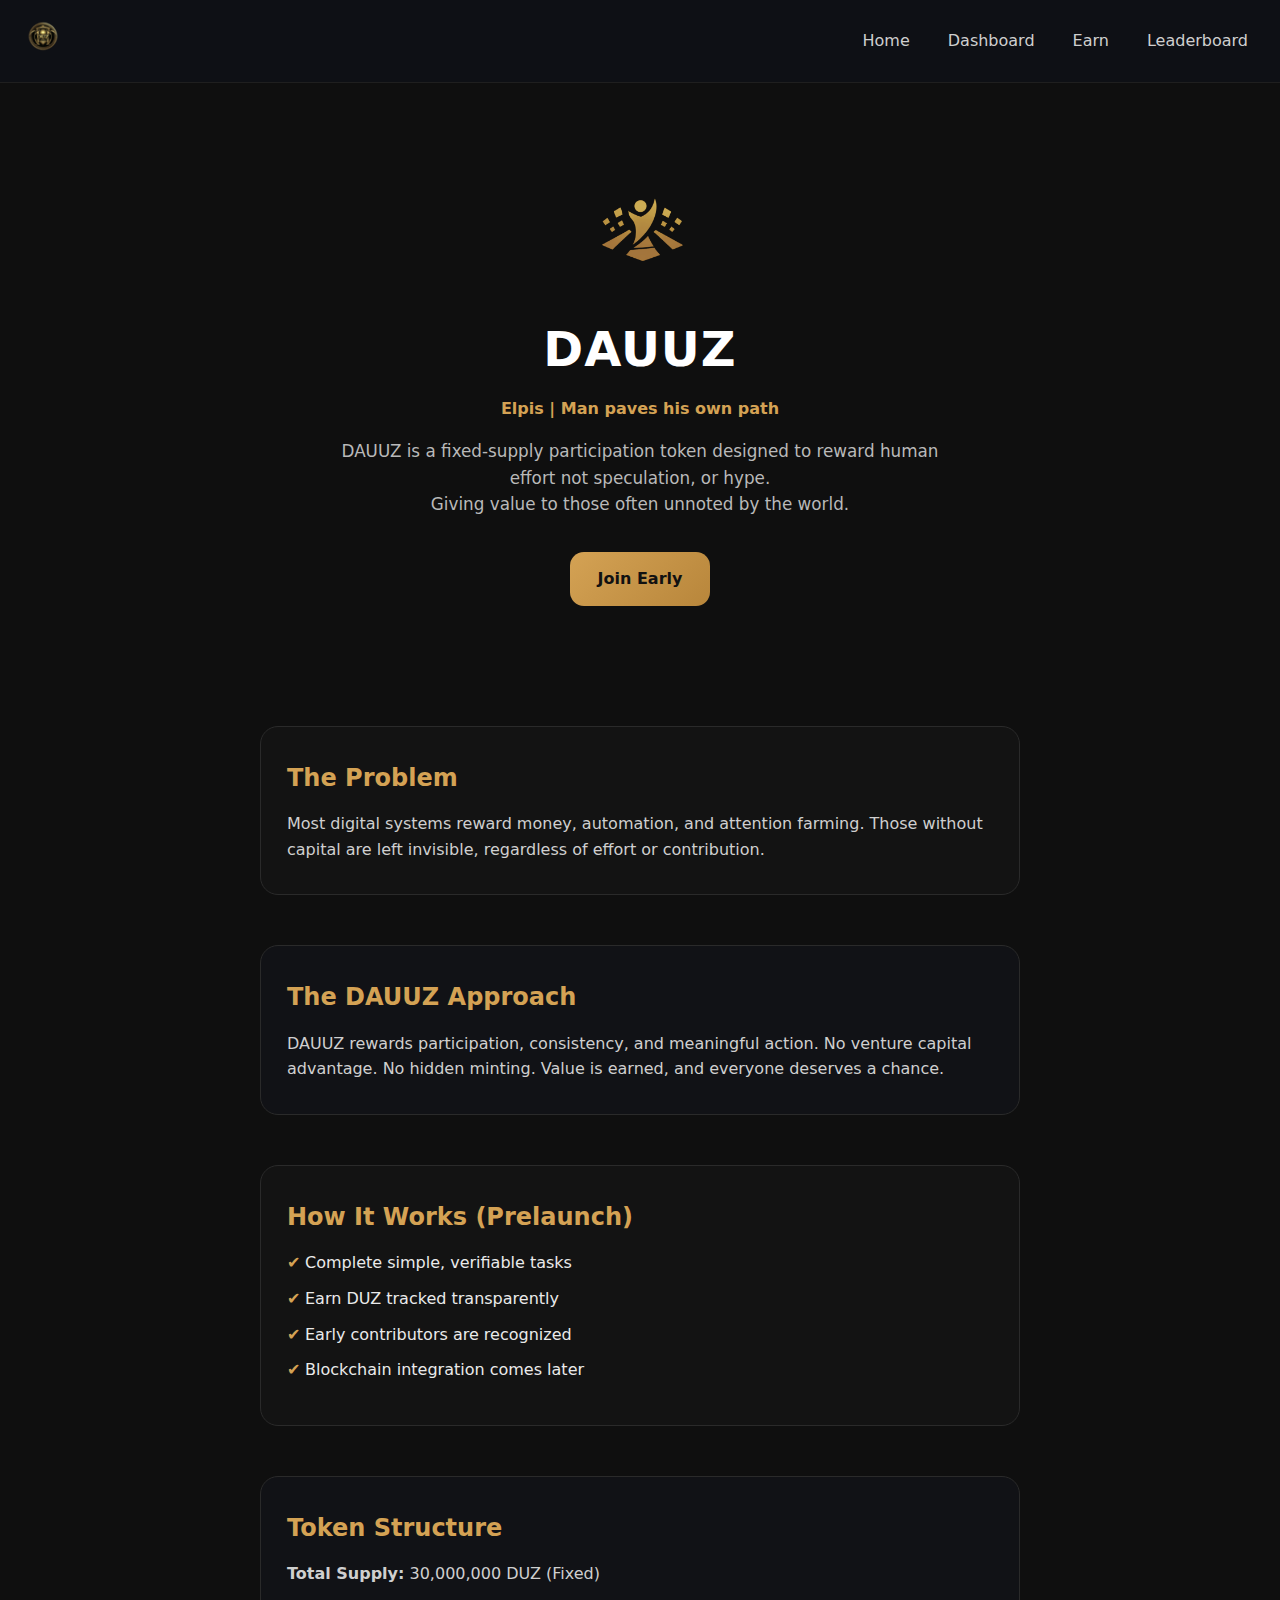
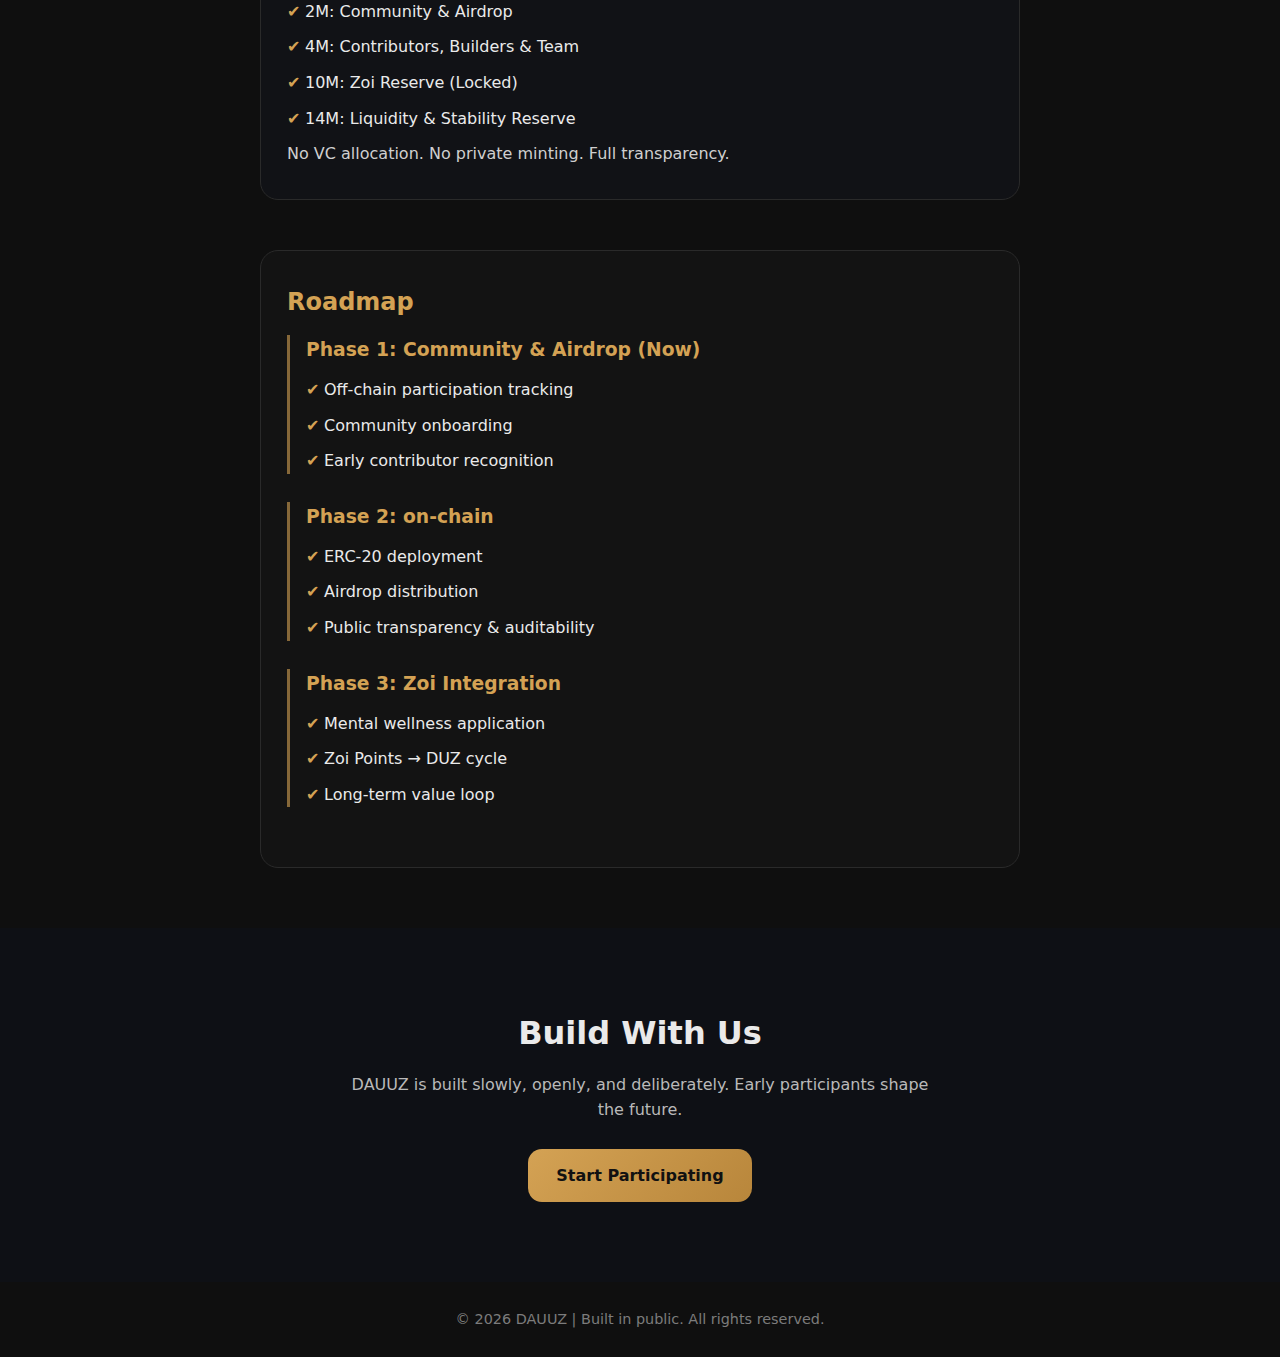
<file: index.html>
<!DOCTYPE html>
<html lang="en">
<head>
  <meta charset="UTF-8" />
  <meta name="viewport" content="width=device-width, initial-scale=1.0" />
  <title>DAUUZ | Elpis</title>

  <link rel="stylesheet" href="styles/index.css" />
  <link rel="shortcut icon" href="icon.png" type="image/x-icon" />

</head>

<body>

  <!-- NAVBAR -->
  <header class="navbar">
    <div class="logo">
      <img src="logo.png" alt="DAUUZ Logo" class="logo">
    </div>

    <button class="menu-btn" id="menu-btn">
      <span></span>
      <span></span>
      <span></span>
    </button>

    <nav class="nav-links" id="nav-links">
      <a href="index.html">Home</a>
      <a href="dashboard.html">Dashboard</a>
      <a href="task.html">Earn</a>
      <a href="leaderboard.html">Leaderboard</a>
    </nav>
  </header>

  <!-- HERO -->
  <section class="hero">
    <div class="logo-wrap">
      <img src="hero.png" alt="DAUUZ Symbol" class="logo-img">
    </div>

    <h1>DAUUZ</h1>
    <p class="tagline">Elpis | Man paves his own path</p>

    <p class="subtitle">
      DAUUZ is a fixed-supply participation token designed to reward
      human effort  not speculation, or hype. <br>
      Giving value to those often unnoted by the world.
    </p>

    <a class="btn" href="signup.html">Join Early</a>
  </section>

  <!-- PROBLEM -->
  <section class="panel">
    <h2>The Problem</h2>
    <p>
      Most digital systems reward money, automation, and attention farming.
      Those without capital are left invisible, regardless of effort or contribution.
    </p>
  </section>

  <!-- SOLUTION -->
  <section class="panel alt">
    <h2>The DAUUZ Approach</h2>
    <p>
      DAUUZ rewards participation, consistency, and meaningful action.
      No venture capital advantage. No hidden minting.
      Value is earned, and everyone deserves a chance.
    </p>
  </section>

  <!-- HOW IT WORKS -->
  <section class="panel">
    <h2>How It Works (Prelaunch)</h2>
    <ul class="list">
      <li>Complete simple, verifiable tasks</li>
      <li>Earn DUZ tracked transparently</li>
      <li>Early contributors are recognized</li>
      <li>Blockchain integration comes later</li>
    </ul>
  </section>

  <!-- TOKENOMICS -->
  <section class="panel alt">
    <h2>Token Structure</h2>
    <p><strong>Total Supply:</strong> 30,000,000 DUZ (Fixed)</p>

    <ul class="list">
      <li>2M: Community & Airdrop</li>
      <li>4M: Contributors, Builders & Team</li>
      <li>10M: Zoi Reserve (Locked)</li>
      <li>14M: Liquidity & Stability Reserve</li>
    </ul>

    <p class="note">
      No VC allocation. No private minting. Full transparency.
    </p>
  </section>

  <!-- ROADMAP -->
  <section class="panel">
    <h2>Roadmap</h2>

    <div class="roadmap">
      <div class="roadmap-phase">
        <h3>Phase 1: Community & Airdrop (Now)</h3>
        <ul class="list">
          <li>Off-chain participation tracking</li>
          <li>Community onboarding</li>
          <li>Early contributor recognition</li>
        </ul>
      </div>

      <div class="roadmap-phase">
        <h3>Phase 2: on-chain</h3>
        <ul class="list">
          <li>ERC-20 deployment</li>
          <li>Airdrop distribution</li>
          <li>Public transparency & auditability</li>
        </ul>
      </div>

      <div class="roadmap-phase">
        <h3>Phase 3: Zoi Integration</h3>
        <ul class="list">
          <li>Mental wellness application</li>
          <li>Zoi Points → DUZ cycle</li>
          <li>Long-term value loop</li>
        </ul>
      </div>
    </div>
  </section>

  <!-- CTA -->
  <section class="cta">
    <h2>Build With Us</h2>
    <p>
      DAUUZ is built slowly, openly, and deliberately.
      Early participants shape the future.
    </p>

    <a class="btn" href="signup.html">Start Participating</a>
  </section>

  <!-- FOOTER -->
  <footer>
    © 2026 DAUUZ | Built in public. All rights reserved.
  </footer>

  <!-- MENU SCRIPT -->
  <script>
    const btn = document.getElementById("menu-btn");
    const links = document.getElementById("nav-links");

    btn.addEventListener("click", () => {
      btn.classList.toggle("active");
      links.classList.toggle("open");
    });
  </script>

</body>
</html>
</file>
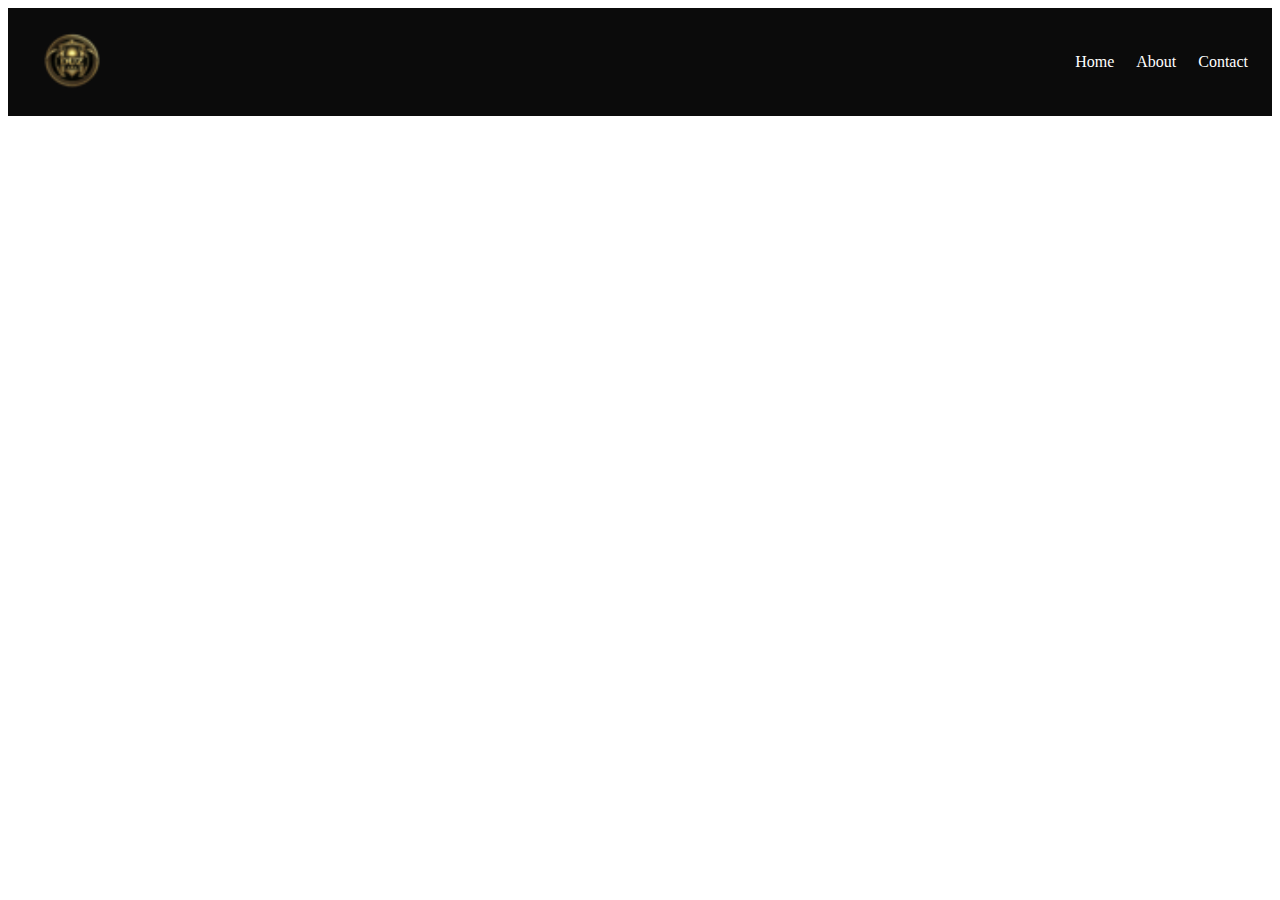
<file: fh.html>
<!DOCTYPE html>
<html lang="en">
<head>
    <meta charset="UTF-8">
    <meta name="viewport" content="width=device-width, initial-scale=1.0">
    <title>Document</title>
</head>
<body>
    <header class="site-header">
  <div class="logo-wrap">
    <img src="logo.png" alt="DUZ Logo" class="logo">
  </div>

  <nav class="nav">
    <a href="#">Home</a>
    <a href="#">About</a>
    <a href="#">Contact</a>
  </nav>
</header>
</body>
<style>
    /* Header layout */
.site-header {
  display: flex;
  align-items: center;
  justify-content: space-between;
  padding: 14px 24px;
  background: #0b0b0b;
}

/* Logo container */
.logo-wrap {
  display: flex;
  align-items: center;
}

/* Logo image */
.logo {
  width: 80px;        /* change size here */
  height: auto;
  object-fit: contain;
  background: transparent;
}

/* Navigation links */
.nav a {
  color: #ffffff;
  margin-left: 18px;
  text-decoration: none;
  font-weight: 500;
}

.nav a:hover {
  opacity: 0.7;
}
</style>

</html>
</file>
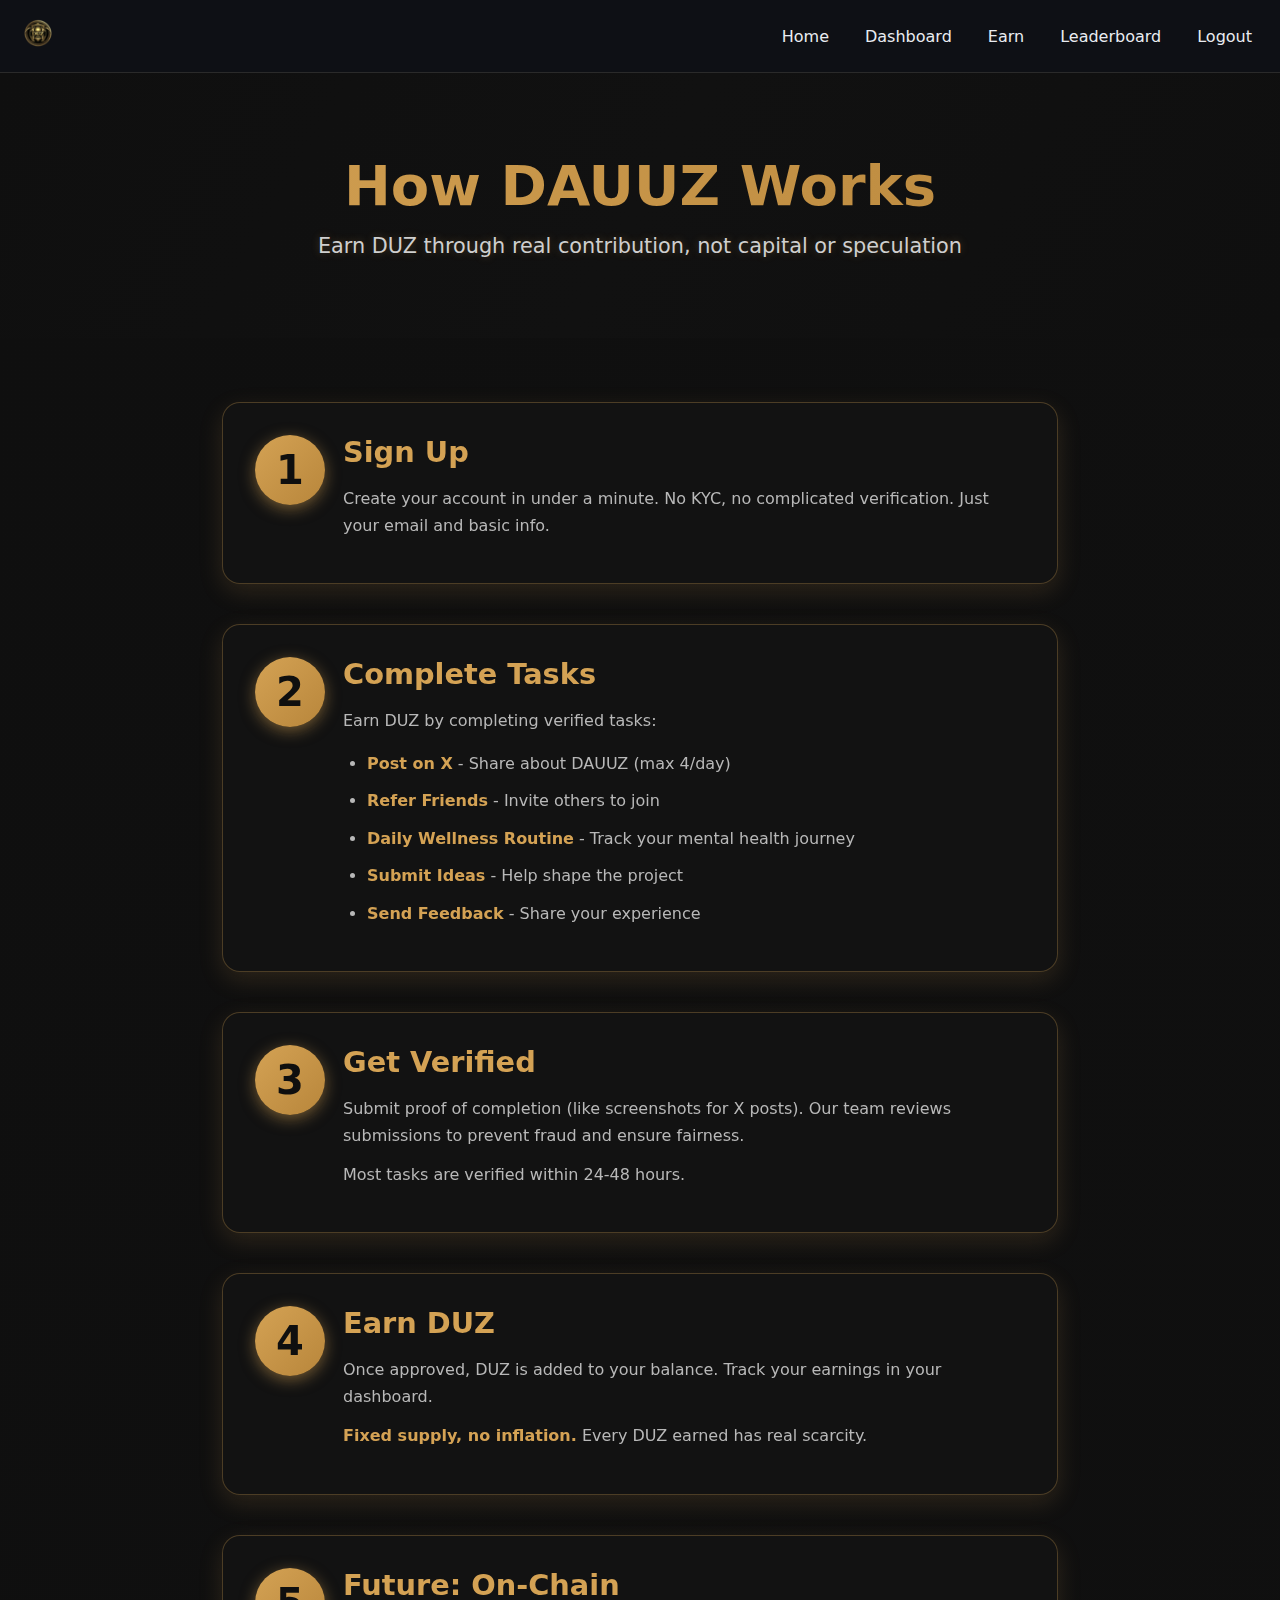
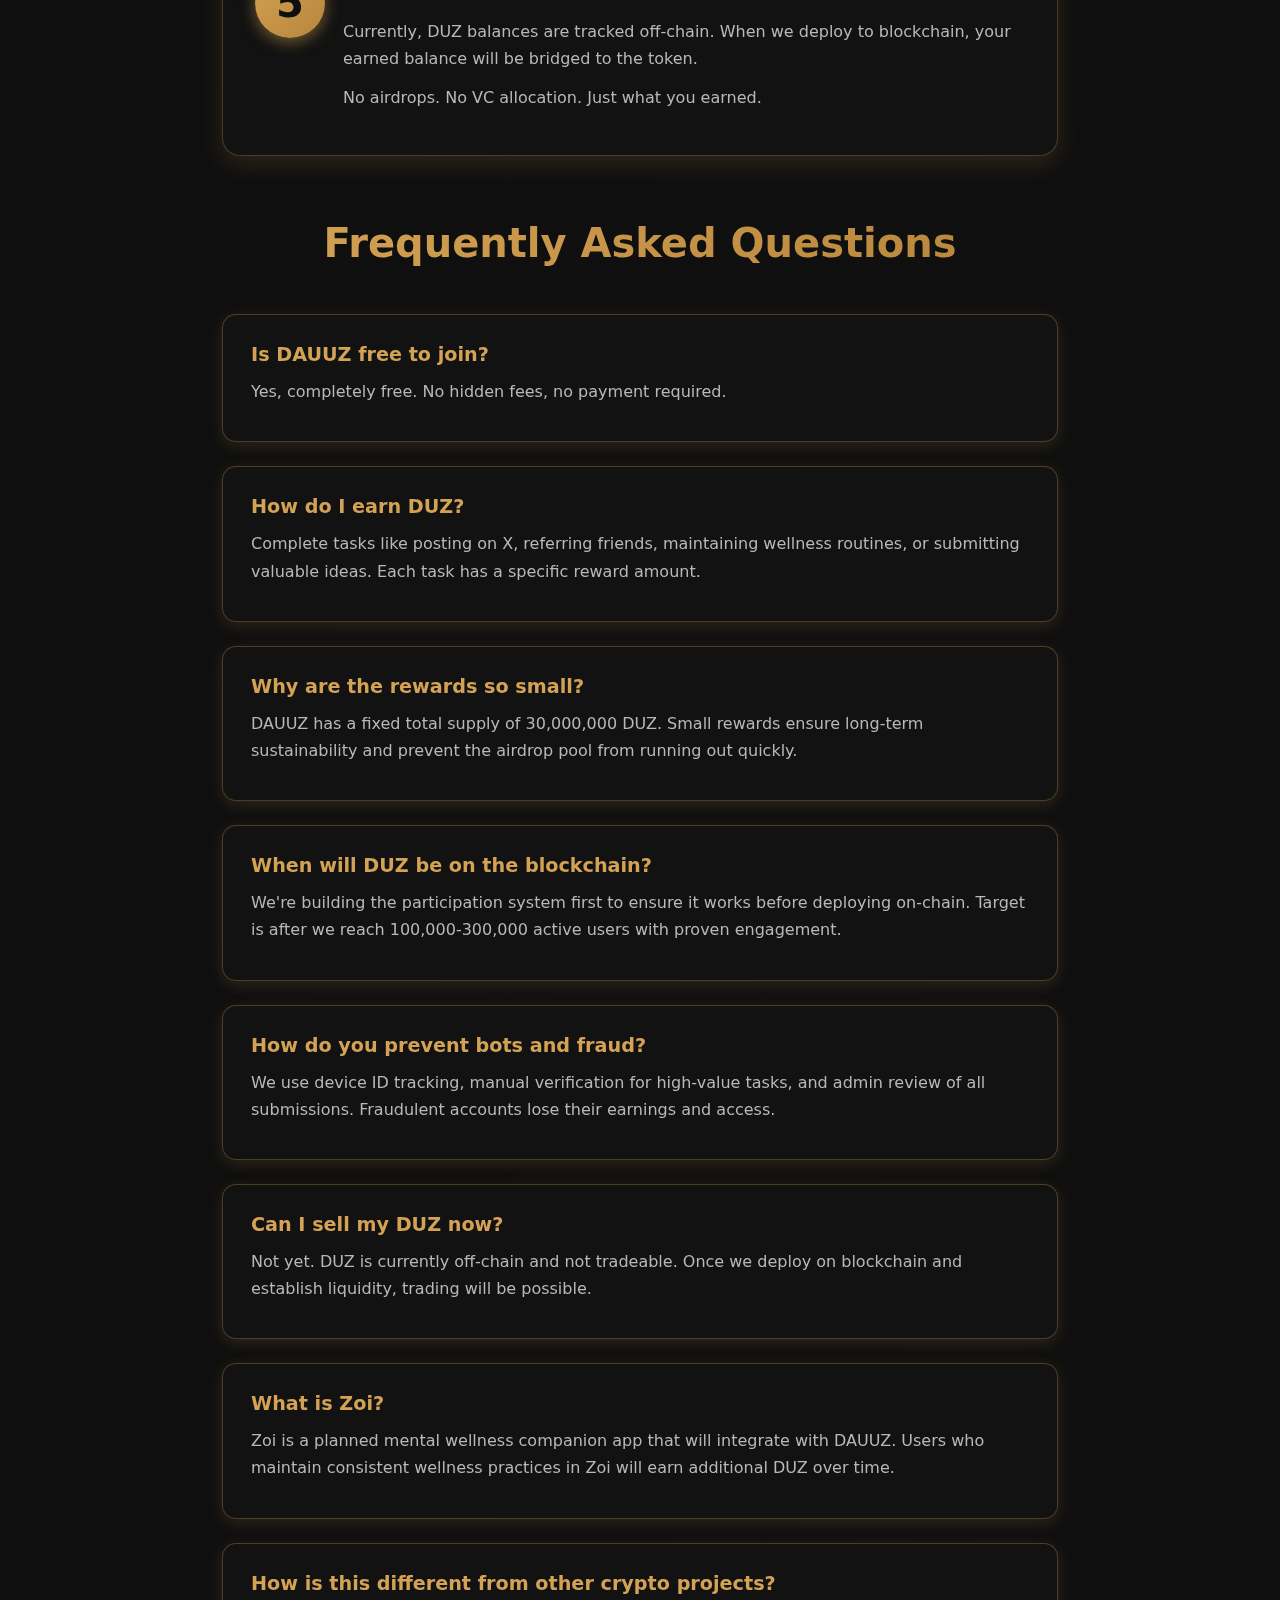
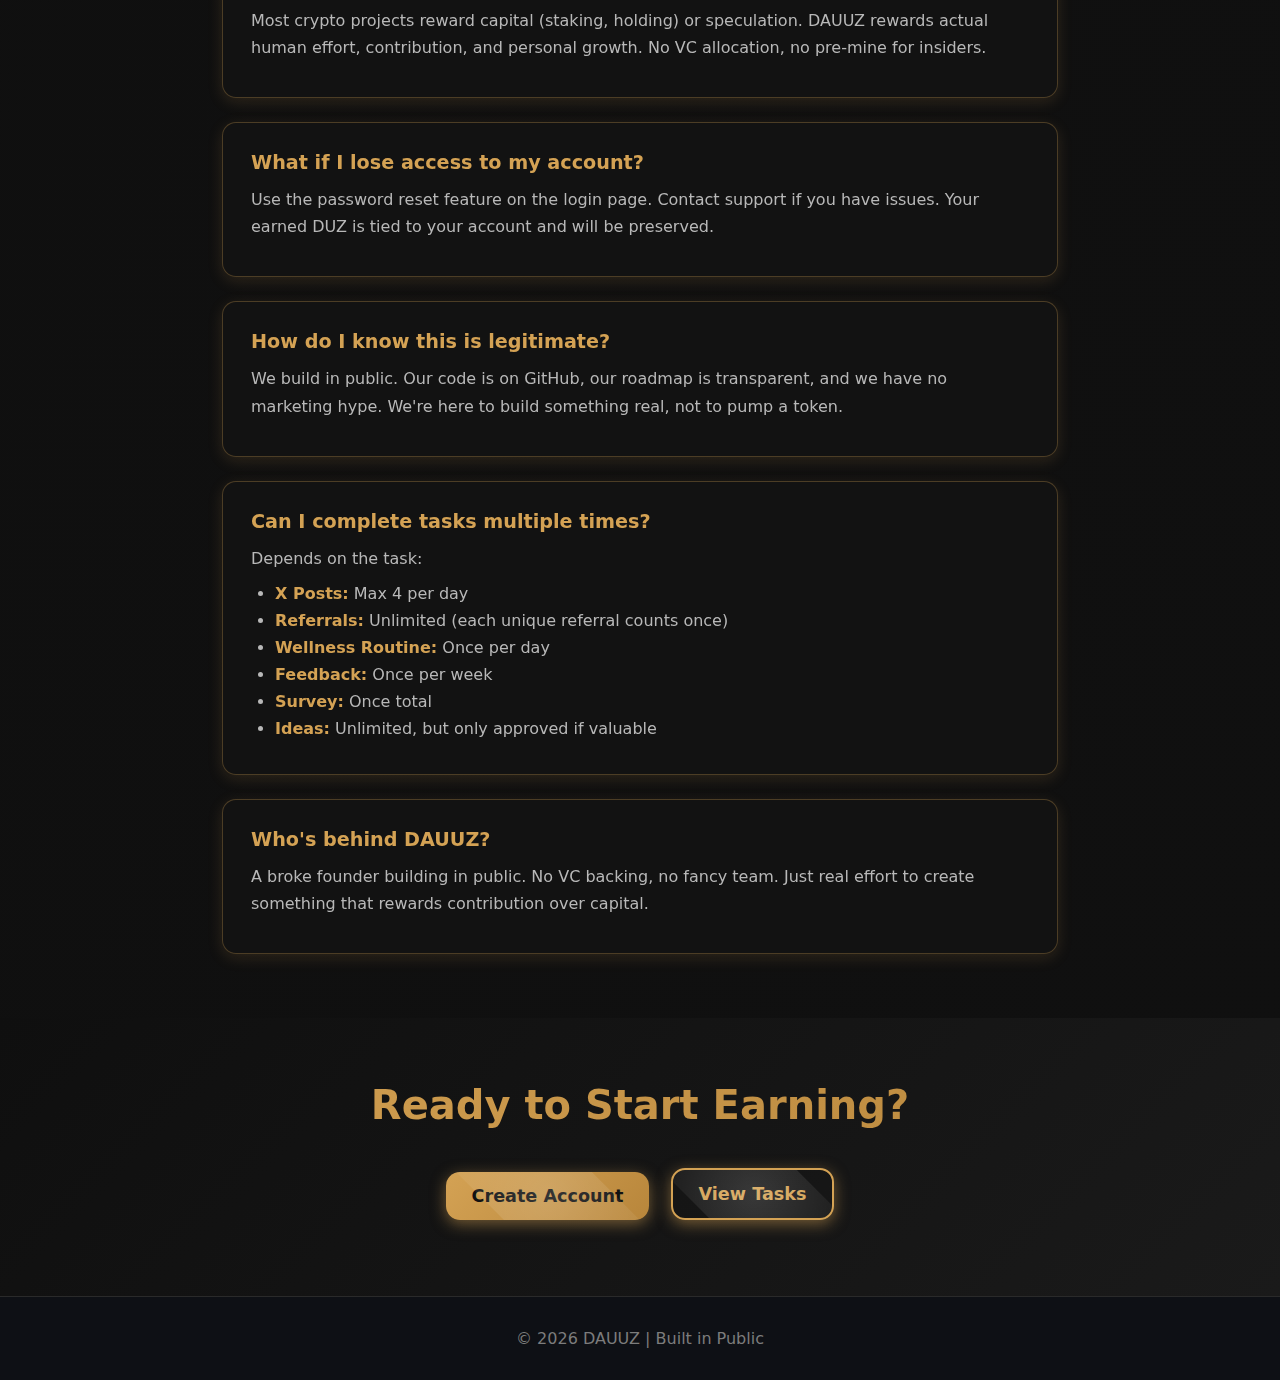
<file: how-it-works.html>
<!DOCTYPE html>
<html lang="en">
<head>
    <meta charset="UTF-8">
    <meta name="viewport" content="width=device-width, initial-scale=1.0">
    <title>How DAUUZ Works</title>
    <link rel="stylesheet" href="styles/how-it-works.css">
    <link rel="shortcut icon" href="icon.png" type="image/x-icon" sizes="156x156">
</head>
<body>

    <header class="navbar">
      <div class="logo"><img src="logo.png" alt="DUZ"></div>

      <button class="menu-btn" id="menu-btn">
        <span></span>
        <span></span>
        <span></span>
      </button>

      <nav class="nav-links" id="nav-links">
        <a href="index.html">Home</a>
        <a href="dashboard.html">Dashboard</a>
        <a href="task.html">Earn</a>
        <a href="leaderboard.html">Leaderboard</a>
        <a href="login.html" id="logout-btn">Logout</a>
      </nav>
    </header>

  <main class="how-it-works-page">
    <section class="hero">
      <h1>How DAUUZ Works</h1>
      <p class="tagline">Earn DUZ through real contribution, not capital or speculation</p>
    </section>

    <section class="steps">
      <div class="step">
        <div class="step-number">1</div>
        <h2>Sign Up</h2>
        <p>Create your account in under a minute. No KYC, no complicated verification. Just your email and basic info.</p>
      </div>

      <div class="step">
        <div class="step-number">2</div>
        <h2>Complete Tasks</h2>
        <p>Earn DUZ by completing verified tasks:</p>
        <ul>
          <li><strong>Post on X</strong> - Share about DAUUZ (max 4/day)</li>
          <li><strong>Refer Friends</strong> - Invite others to join</li>
          <li><strong>Daily Wellness Routine</strong> - Track your mental health journey</li>
          <li><strong>Submit Ideas</strong> - Help shape the project</li>
          <li><strong>Send Feedback</strong> - Share your experience</li>
        </ul>
      </div>

      <div class="step">
        <div class="step-number">3</div>
        <h2>Get Verified</h2>
        <p>Submit proof of completion (like screenshots for X posts). Our team reviews submissions to prevent fraud and ensure fairness.</p>
        <p>Most tasks are verified within 24-48 hours.</p>
      </div>

      <div class="step">
        <div class="step-number">4</div>
        <h2>Earn DUZ</h2>
        <p>Once approved, DUZ is added to your balance. Track your earnings in your dashboard.</p>
        <p><strong>Fixed supply, no inflation.</strong> Every DUZ earned has real scarcity.</p>
      </div>

      <div class="step">
        <div class="step-number">5</div>
        <h2>Future: On-Chain</h2>
        <p>Currently, DUZ balances are tracked off-chain. When we deploy to blockchain, your earned balance will be bridged to the token.</p>
        <p>No airdrops. No VC allocation. Just what you earned.</p>
      </div>
    </section>

    <section class="faq">
      <h2>Frequently Asked Questions</h2>

      <div class="faq-item">
        <h3>Is DAUUZ free to join?</h3>
        <p>Yes, completely free. No hidden fees, no payment required.</p>
      </div>

      <div class="faq-item">
        <h3>How do I earn DUZ?</h3>
        <p>Complete tasks like posting on X, referring friends, maintaining wellness routines, or submitting valuable ideas. Each task has a specific reward amount.</p>
      </div>

      <div class="faq-item">
        <h3>Why are the rewards so small?</h3>
        <p>DAUUZ has a fixed total supply of 30,000,000 DUZ. Small rewards ensure long-term sustainability and prevent the airdrop pool from running out quickly.</p>
      </div>

      <div class="faq-item">
        <h3>When will DUZ be on the blockchain?</h3>
        <p>We're building the participation system first to ensure it works before deploying on-chain. Target is after we reach 100,000-300,000 active users with proven engagement.</p>
      </div>

      <div class="faq-item">
        <h3>How do you prevent bots and fraud?</h3>
        <p>We use device ID tracking, manual verification for high-value tasks, and admin review of all submissions. Fraudulent accounts lose their earnings and access.</p>
      </div>

      <div class="faq-item">
        <h3>Can I sell my DUZ now?</h3>
        <p>Not yet. DUZ is currently off-chain and not tradeable. Once we deploy on blockchain and establish liquidity, trading will be possible.</p>
      </div>

      <div class="faq-item">
        <h3>What is Zoi?</h3>
        <p>Zoi is a planned mental wellness companion app that will integrate with DAUUZ. Users who maintain consistent wellness practices in Zoi will earn additional DUZ over time.</p>
      </div>

      <div class="faq-item">
        <h3>How is this different from other crypto projects?</h3>
        <p>Most crypto projects reward capital (staking, holding) or speculation. DAUUZ rewards actual human effort, contribution, and personal growth. No VC allocation, no pre-mine for insiders.</p>
      </div>

      <div class="faq-item">
        <h3>What if I lose access to my account?</h3>
        <p>Use the password reset feature on the login page. Contact support if you have issues. Your earned DUZ is tied to your account and will be preserved.</p>
      </div>

      <div class="faq-item">
        <h3>How do I know this is legitimate?</h3>
        <p>We build in public. Our code is on GitHub, our roadmap is transparent, and we have no marketing hype. We're here to build something real, not to pump a token.</p>
      </div>

      <div class="faq-item">
        <h3>Can I complete tasks multiple times?</h3>
        <p>Depends on the task:</p>
        <ul>
          <li><strong>X Posts:</strong> Max 4 per day</li>
          <li><strong>Referrals:</strong> Unlimited (each unique referral counts once)</li>
          <li><strong>Wellness Routine:</strong> Once per day</li>
          <li><strong>Feedback:</strong> Once per week</li>
          <li><strong>Survey:</strong> Once total</li>
          <li><strong>Ideas:</strong> Unlimited, but only approved if valuable</li>
        </ul>
      </div>

      <div class="faq-item">
        <h3>Who's behind DAUUZ?</h3>
        <p>A broke founder building in public. No VC backing, no fancy team. Just real effort to create something that rewards contribution over capital.</p>
      </div>
    </section>

    <section class="cta">
      <h2>Ready to Start Earning?</h2>
      <a href="signup.html" class="cta-button">Create Account</a>
      <a href="task.html" class="cta-button secondary">View Tasks</a>
    </section>
  </main>

  <footer>
    <p>&copy; 2026 DAUUZ | Built in Public</p>
  </footer>


  <script>
    // Hamburger toggle
const btn = document.getElementById("menu-btn");
const nav = document.getElementById("nav-links");
btn.addEventListener("click", () => {
  btn.classList.toggle("active");
  nav.classList.toggle("open");
});
  </script>

</body>
</html>
</file>
<file: styles/how-it-works.css>
* {
  margin: 0;
  padding: 0;
  box-sizing: border-box;
  font-family: Inter, system-ui, sans-serif;
}

body {
  background: linear-gradient(120deg, #0f0f0f, #111, #0f0f0f);
  background-size: 400% 400%;
  animation: gradientBG 30s ease infinite;
  color: #eaeaea;
}

@keyframes gradientBG {
  0% { background-position: 0% 50%; }
  50% { background-position: 100% 50%; }
  100% { background-position: 0% 50%; }
}

/* NAVBAR */
.navbar {
  display: flex;
  justify-content: space-between;
  align-items: center;
  padding: 14px 18px;
  background: #0e1015;
  color: #fff;
  position: sticky;
  top: 0;
  z-index: 10;
  border-bottom: 1px solid #2a2a2a;
}

.logo img {
  height: 40px;
  object-fit: contain;
}

.nav-links {
  display: flex;
  gap: 16px;
}

.nav-links a {
  text-decoration: none;
  color: #e9ecf1;
  padding: 6px 10px;
  border-radius: 10px;
  transition: background 0.25s ease, color 0.25s ease;
}

.nav-links a:hover {
  background: #1b1f29;
  color: #d4a254;
}

/* HERO SECTION */
.hero {
  position: relative;
  padding: 80px 24px;
  text-align: center;
  background: linear-gradient(120deg, #0f0f0f, #111, #0f0f0f);
  overflow: hidden;
}

.hero h1 {
  font-size: 3.5rem;
  font-weight: 800;
  margin-bottom: 1rem;
  background: linear-gradient(90deg, #d4a254, #b8863b);
  -webkit-background-clip: text;
  -webkit-text-fill-color: transparent;
  animation: textGlow 2.5s ease-in-out infinite alternate;
}

@keyframes textGlow {
  0% { filter: drop-shadow(0 0 5px #d4a254); }
  100% { filter: drop-shadow(0 0 20px #b8863b); }
}

.tagline {
  font-size: 1.3rem;
  color: #cfcfcf;
  max-width: 700px;
  margin: 0 auto;
  text-shadow: 0 0 8px rgba(212, 162, 84, 0.3);
}

/* STEPS SECTION */
.steps {
  max-width: 900px;
  margin: 4rem auto;
  padding: 0 2rem;
}

.step {
  background: rgba(19, 19, 19, 0.85);
  border: 1px solid rgba(212, 162, 84, 0.3);
  border-radius: 18px;
  padding: 2rem 2rem 2rem 120px;
  margin-bottom: 2.5rem;
  box-shadow: 0 8px 25px rgba(212, 162, 84, 0.15);
  backdrop-filter: blur(8px);
  position: relative;
  transition: transform 0.3s ease, box-shadow 0.3s ease, border-color 0.3s ease;
}

.step:hover {
  transform: translateY(-5px) scale(1.01);
  box-shadow: 0 12px 40px rgba(212, 162, 84, 0.35);
  border-color: rgba(212, 162, 84, 0.6);
}

.step-number {
  position: absolute;
  left: 2rem;
  top: 2rem;
  width: 70px;
  height: 70px;
  background: linear-gradient(135deg, #d4a254, #b8863b);
  color: #0f0f0f;
  border-radius: 50%;
  display: flex;
  align-items: center;
  justify-content: center;
  font-size: 2.5rem;
  font-weight: 800;
  box-shadow: 0 4px 15px rgba(212, 162, 84, 0.5);
  transition: transform 0.3s ease;
}

.step:hover .step-number {
  transform: rotate(360deg) scale(1.1);
}

.step h2 {
  margin-bottom: 1rem;
  color: #d4a254;
  font-size: 1.8rem;
}

.step p {
  color: #b8b8b8;
  line-height: 1.7;
  margin-bottom: 0.75rem;
}

.step strong {
  color: #d4a254;
}

.step ul {
  margin-left: 1.5rem;
  margin-top: 1rem;
}

.step li {
  margin-bottom: 0.75rem;
  color: #b8b8b8;
  line-height: 1.6;
}

.step li strong {
  color: #d4a254;
}

/* FAQ SECTION */
.faq {
  max-width: 900px;
  margin: 4rem auto;
  padding: 0 2rem;
}

.faq h2 {
  text-align: center;
  margin-bottom: 3rem;
  font-size: 2.5rem;
  background: linear-gradient(90deg, #d4a254, #b8863b);
  -webkit-background-clip: text;
  -webkit-text-fill-color: transparent;
  animation: textGlow 2.5s ease-in-out infinite alternate;
}

.faq-item {
  background: rgba(19, 19, 19, 0.85);
  border: 1px solid rgba(212, 162, 84, 0.3);
  border-radius: 14px;
  padding: 1.75rem;
  margin-bottom: 1.5rem;
  box-shadow: 0 4px 15px rgba(212, 162, 84, 0.15);
  backdrop-filter: blur(8px);
  transition: transform 0.3s ease, box-shadow 0.3s ease, border-color 0.3s ease;
}

.faq-item:hover {
  transform: translateX(5px);
  box-shadow: 0 6px 25px rgba(212, 162, 84, 0.25);
  border-color: rgba(212, 162, 84, 0.5);
}

.faq-item h3 {
  color: #d4a254;
  margin-bottom: 0.75rem;
  font-size: 1.2rem;
  font-weight: 700;
}

.faq-item p {
  color: #b8b8b8;
  line-height: 1.7;
  margin-bottom: 0.5rem;
}

.faq-item ul {
  margin-left: 1.5rem;
  margin-top: 0.75rem;
}

.faq-item li {
  margin-bottom: 0.5rem;
  color: #b8b8b8;
}

.faq-item strong {
  color: #d4a254;
}

/* CTA SECTION */
.cta {
  text-align: center;
  padding: 4rem 2rem;
  background: linear-gradient(135deg, #0f0f0f 0%, #1a1a1a 100%);
  margin-top: 4rem;
}

.cta h2 {
  margin-bottom: 2rem;
  font-size: 2.5rem;
  background: linear-gradient(90deg, #d4a254, #b8863b);
  -webkit-background-clip: text;
  -webkit-text-fill-color: transparent;
}

.cta-button {
  display: inline-block;
  padding: 14px 26px;
  margin: 0.5rem;
  background: linear-gradient(135deg, #d4a254, #b8863b);
  color: #111;
  text-decoration: none;
  border-radius: 14px;
  font-weight: 700;
  font-size: 1.1rem;
  box-shadow: 0 4px 15px rgba(212, 162, 84, 0.5);
  transition: all 0.3s ease;
  position: relative;
  overflow: hidden;
}

.cta-button::before {
  content: '';
  position: absolute;
  top: -50%;
  left: -50%;
  width: 200%;
  height: 200%;
  background: radial-gradient(circle, rgba(255,255,255,0.15) 0%, transparent 70%);
  transform: rotate(45deg);
  transition: all 0.5s ease;
}

.cta-button:hover::before {
  top: -20%;
  left: -20%;
}

.cta-button:hover {
  transform: scale(1.05);
  box-shadow: 0 6px 25px rgba(212, 162, 84, 0.7);
}

.cta-button.secondary {
  background: transparent;
  border: 2px solid #d4a254;
  color: #d4a254;
}

.cta-button.secondary:hover {
  background: linear-gradient(135deg, #d4a254, #b8863b);
  color: #111;
  border-color: transparent;
}

/* FOOTER */
footer {
  background: #0e1015;
  color: #7c7c7c;
  text-align: center;
  padding: 2rem;
  margin-top: 0;
  border-top: 1px solid #2a2a2a;
}

footer p {
  margin: 0;
}

/* MOBILE RESPONSIVE */
@media (max-width: 768px) {
  .hero h1 {
    font-size: 2.5rem;
  }

  .tagline {
    font-size: 1.1rem;
  }

  .step {
    padding: 2rem 1.5rem;
    padding-top: 100px;
  }

  .step-number {
    position: static;
    margin: 0 auto 1.5rem;
  }

  .faq h2,
  .cta h2 {
    font-size: 2rem;
  }

  .faq-item {
    padding: 1.5rem;
  }

  .nav-links {
    flex-direction: column;
    gap: 0.5rem;
  }

  .cta-button {
    display: block;
    margin: 0.5rem auto;
    max-width: 300px;
  }
}

@media (max-width: 480px) {
  .hero {
    padding: 60px 16px;
  }

  .hero h1 {
    font-size: 2rem;
  }

  .steps,
  .faq {
    padding: 0 1rem;
  }

  .step h2 {
    font-size: 1.5rem;
  }

  .step-number {
    width: 60px;
    height: 60px;
    font-size: 2rem;
  }
}




/* Hamburger */
.menu-btn {
  display: none;
  flex-direction: column;
  justify-content: center;
  gap: 5px;
  background: transparent;
  border: none;
  cursor: pointer;
}
.menu-btn span {
  width: 24px;
  height: 2px;
  background: #fff;
  transition: transform 0.3s, opacity 0.3s;
}

/* Mobile */
@media (max-width: 768px) {
  .menu-btn { display: flex; }

  .nav-links {
    position: absolute;
    top: 60px;
    left: 0;
    width: 100%;
    flex-direction: column;
    background: #0e1015;
    padding: 12px 0;
    max-height: 0;
    overflow: hidden;
    opacity: 0;
  }

  .nav-links a { padding: 10px 20px; }

  .nav-links.open { max-height: 300px; opacity: 1; }

  .menu-btn.active span:nth-child(1) { transform: translateY(7px) rotate(45deg); }
  .menu-btn.active span:nth-child(2) { opacity: 0; }
  .menu-btn.active span:nth-child(3) { transform: translateY(-7px) rotate(-45deg); }
}
</file>
<file: styles/index.css>
/* ================= RESET ================= */
* {
  box-sizing: border-box;
  margin: 0;
  padding: 0;
  font-family: Inter, system-ui, sans-serif;
}

body {
  background: #0f0f0f;
  color: #eaeaea;
  line-height: 1.6;
}

/* ================= NAVBAR ================= */
.navbar {
  display: flex;
  justify-content: space-between;
  align-items: center;
  padding: 16px 22px;
  background: #0e1015;
  border-bottom: 1px solid #1f1f1f;
  position: sticky;
  top: 0;
  z-index: 10;
}

.logo img {
  width: 42px;
  height: auto;
}

.nav-links {
  display: flex;
  gap: 18px;
}

.nav-links a {
  text-decoration: none;
  color: #cfcfcf;
  font-weight: 500;
  padding: 6px 10px;
  border-radius: 8px;
}

.nav-links a:hover {
  background: #1a1f2a;
  color: #fff;
}

/* ================= HERO ================= */
.hero {
  padding: 90px 24px 70px;
  text-align: center;
  max-width: 900px;
  margin: 0 auto;
}

.logo-wrap {
  margin-bottom: 28px;
}

.logo-img {
  width: 180px;
  height: auto;
  opacity: 0.9;
}

/* Title */
.hero h1 {
  font-size: 48px;
  font-weight: 800;
  letter-spacing: 1px;
  color: #ffffff;
  margin-bottom: 8px;
}

.tagline {
  color: #d4a254;
  font-weight: 600;
  margin-bottom: 16px;
}

/* Subtitle */
.subtitle {
  max-width: 640px;
  margin: 0 auto 34px;
  color: #b9b9b9;
  font-size: 1.05rem;
}

/* ================= BUTTON ================= */
.btn {
  display: inline-block;
  padding: 14px 28px;
  border-radius: 14px;
  background: linear-gradient(135deg, #d4a254, #b8863b);
  color: #111;
  font-weight: 700;
  text-decoration: none;
  transition: transform 0.25s ease, box-shadow 0.25s ease;
}

.btn:hover {
  transform: translateY(-2px);
  box-shadow: 0 8px 24px rgba(212, 162, 84, 0.35);
}

/* ================= PANELS ================= */
.panel {
  max-width: 760px;
  margin: 50px auto;
  padding: 32px 26px;
  background: #131313;
  border-radius: 18px;
  border: 1px solid #2a2a2a;
}

.panel.alt {
  background: #111216;
}

.panel h2 {
  color: #d4a254;
  font-size: 1.5rem;
  margin-bottom: 14px;
}

.panel p {
  color: #cfcfcf;
}

/* Lists */
.list {
  list-style: none;
  margin-top: 12px;
}

.list li {
  margin-bottom: 10px;
  padding-left: 18px;
  position: relative;
}

.list li::before {
  content: "✔";
  position: absolute;
  left: 0;
  color: #d4a254;
}

/* ================= CTA ================= */
.cta {
  text-align: center;
  padding: 80px 24px;
  background: #0e1015;
  margin-top: 60px;
}

.cta h2 {
  font-size: 2rem;
  margin-bottom: 12px;
}

.cta p {
  max-width: 600px;
  margin: 0 auto 26px;
  color: #b9b9b9;
}

/* ================= FOOTER ================= */
footer {
  text-align: center;
  padding: 26px 0;
  font-size: 0.9rem;
  color: #7c7c7c;
}

/* ================= MOBILE ================= */
.menu-btn {
  display: none;
  background: none;
  border: none;
  cursor: pointer;
}

.menu-btn span {
  display: block;
  width: 24px;
  height: 2px;
  background: #fff;
  margin: 5px 0;
}

@media (max-width: 768px) {
  .menu-btn {
    display: block;
  }

  .nav-links {
    position: absolute;
    top: 64px;
    left: 0;
    width: 100%;
    flex-direction: column;
    background: #0e1015;
    max-height: 0;
    overflow: hidden;
    transition: max-height 0.3s ease;
  }

  .nav-links.open {
    max-height: 260px;
  }

  .nav-links a {
    padding: 12px 20px;
  }

  .hero h1 {
    font-size: 38px;
  }
}


.roadmap-phase {
  margin-bottom: 28px;
  padding-left: 16px;
  border-left: 3px solid rgba(212, 162, 84, 0.6);
}

.roadmap-phase h3 {
  margin-bottom: 10px;
  color: #d4a254;
}
</file>
